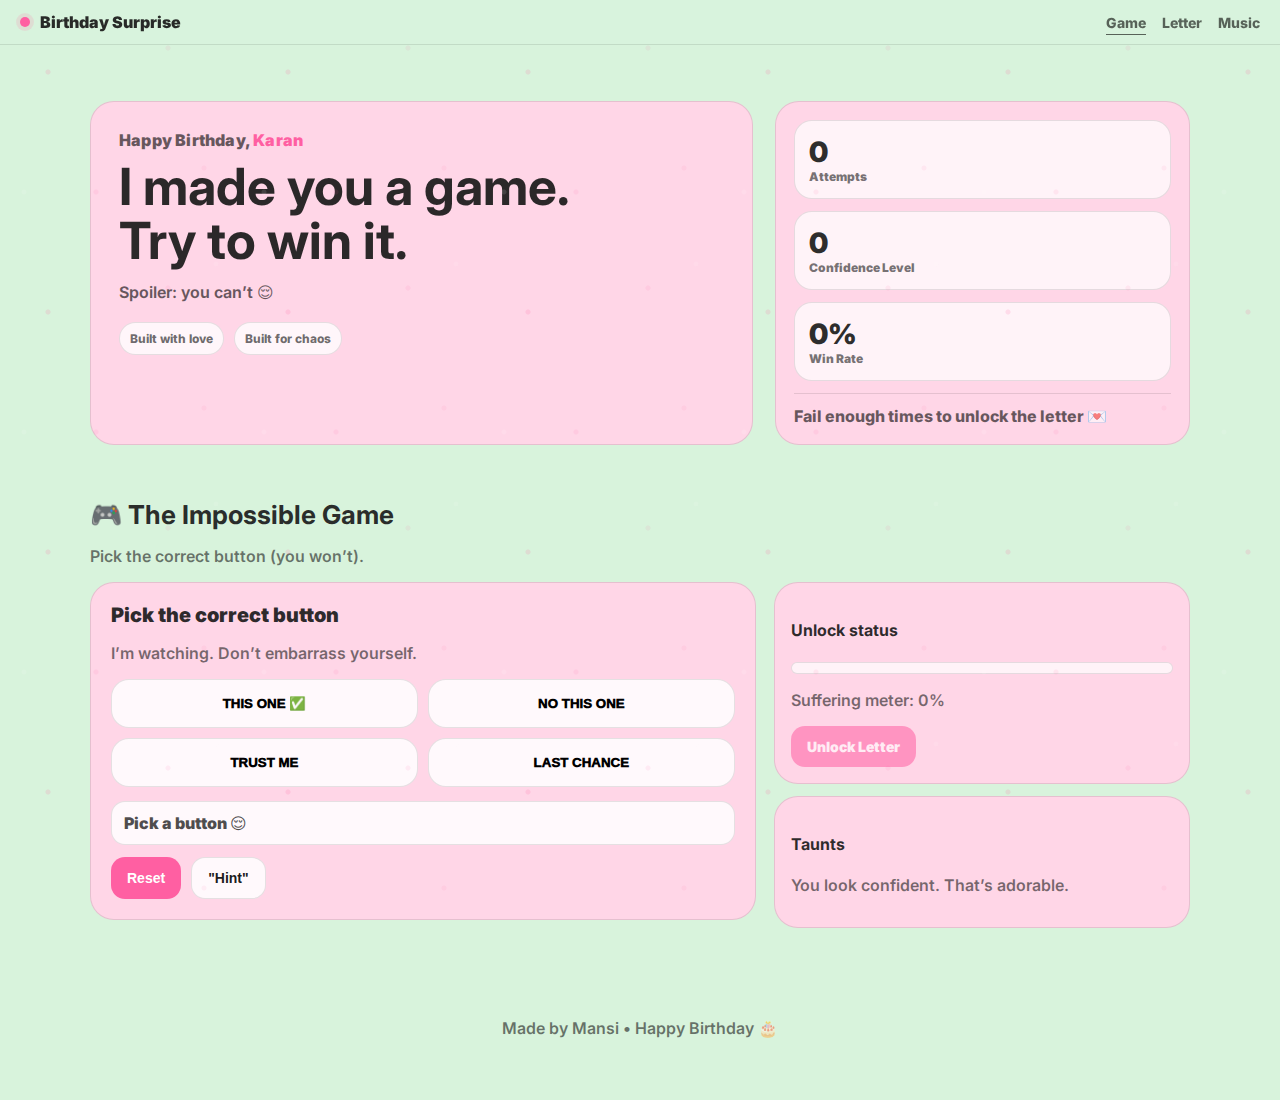
<file: index.html>
<!doctype html>
<html lang="en">
  <head>
    <meta charset="UTF-8" />
    <meta name="viewport" content="width=device-width, initial-scale=1.0" />
    <title>Birthday Game</title>

    <link rel="preconnect" href="https://fonts.googleapis.com" />
    <link rel="preconnect" href="https://fonts.gstatic.com" crossorigin />
    <link href="https://fonts.googleapis.com/css2?family=Inter:wght@400;500;600;700&display=swap" rel="stylesheet" />

    <!-- ✅ cache-busting -->
    <link rel="stylesheet" href="./style.css?v=999" />
  </head>

  <body>
    <header class="topbar">
      <div class="brand">
        <span class="dot"></span>
        <span class="brand-text">Birthday Surprise</span>
      </div>
      <nav class="nav">
        <a class="active" href="./index.html">Game</a>
        <a href="./letter.html">Letter</a>
        <a href="./music.html">Music</a>
      </nav>
    </header>

    <main>
      <section class="hero">
        <div class="hero-content">
          <p class="kicker">Happy Birthday, <span class="accent" id="hisName">Karan</span></p>
          <h1>
            I made you a game.
            <br />
            Try to win it.
          </h1>
          <p class="sub">Spoiler: you can’t 😌</p>

          <div class="mini-note">
            <span class="pill">Built with love</span>
            <span class="pill">Built for chaos</span>
          </div>
        </div>

        <div class="hero-card">
          <div class="stat">
            <div class="stat-num" id="attempts">0</div>
            <div class="stat-label">Attempts</div>
          </div>
          <div class="stat">
            <div class="stat-num" id="streak">0</div>
            <div class="stat-label">Confidence Level</div>
          </div>
          <div class="stat">
            <div class="stat-num" id="winrate">0%</div>
            <div class="stat-label">Win Rate</div>
          </div>
          <div class="divider"></div>
          <p class="small">Fail enough times to unlock the letter 💌</p>
        </div>
      </section>

      <section class="section">
        <div class="section-head">
          <h2>🎮 The Impossible Game</h2>
          <p class="muted">Pick the correct button (you won’t).</p>
        </div>

        <div class="game-wrap">
          <div class="game-panel">
            <div class="prompt">
              <h3>Pick the correct button</h3>
              <p class="muted">I’m watching. Don’t embarrass yourself.</p>
            </div>

            <div class="btn-grid" id="buttonGrid">
              <button class="game-btn">THIS ONE ✅</button>
              <button class="game-btn">NO THIS ONE</button>
              <button class="game-btn">TRUST ME</button>
              <button class="game-btn">LAST CHANCE</button>
            </div>

            <div class="game-footer">
              <div class="toast" id="toast" aria-live="polite"></div>

              <div class="row">
                <button class="btn primary" id="resetBtn" type="button">Reset</button>
                <button class="btn ghost" id="cheatBtn" type="button">"Hint"</button>
              </div>
            </div>
          </div>

          <aside class="side-panel">
            <div class="card">
              <h4>Unlock status</h4>
              <div class="unlock">
                <div class="unlock-bar"><div id="unlockFill"></div></div>
                <p class="muted" id="unlockMsg">Suffering meter: 0%</p>

                <a class="btn primary disabled" id="letterBtn" href="./letter.html" aria-disabled="true">
                  Unlock Letter
                </a>
              </div>
            </div>

            <div class="card">
              <h4>Taunts</h4>
              <p class="muted" id="tauntText">You look confident. That’s adorable.</p>
            </div>
          </aside>
        </div>
      </section>

      <footer class="footer">
        <p class="muted">Made by Mansi • Happy Birthday 🎂</p>
      </footer>
    </main>

    <!-- ✅ cache-busting -->
    <script src="./script.js?v=999"></script>
  </body>
</html>
</file>
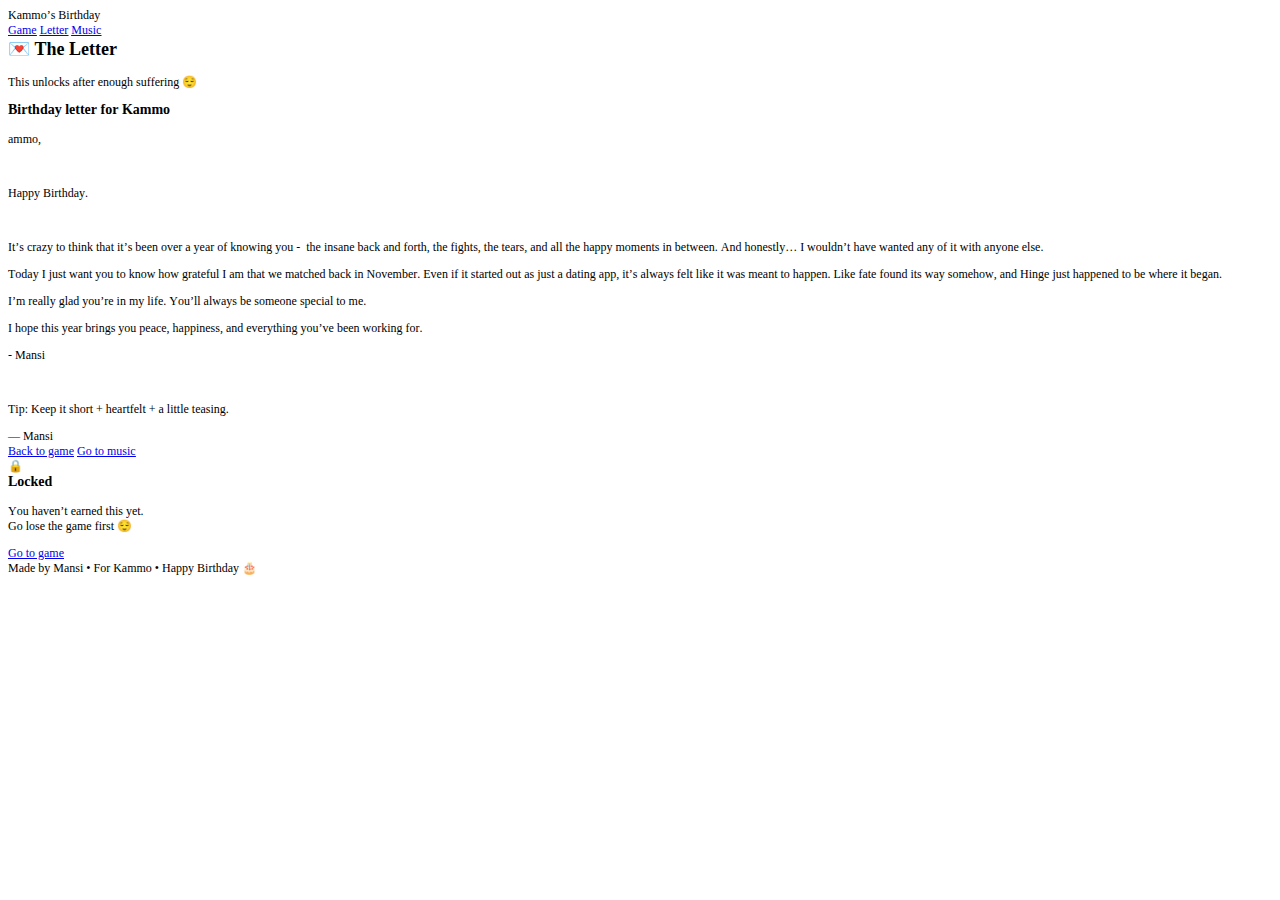
<file: letter.html>
<!DOCTYPE html PUBLIC "-//W3C//DTD HTML 4.01//EN" "http://www.w3.org/TR/html4/strict.dtd">
<html>
<head>
  <meta http-equiv="Content-Type" content="text/html; charset=utf-8">
  <meta http-equiv="Content-Style-Type" content="text/css">
  <title></title>
  <meta name="Generator" content="Cocoa HTML Writer">
  <meta name="CocoaVersion" content="2685.3">
  <style type="text/css">
    p.p1 {margin: 0.0px 0.0px 0.0px 0.0px; font: 12.0px Times; -webkit-text-stroke: #000000}
    p.p2 {margin: 0.0px 0.0px 0.0px 0.0px; font: 12.0px Times; color: #0000e9; -webkit-text-stroke: #0000e9}
    p.p4 {margin: 0.0px 0.0px 12.0px 0.0px; font: 12.0px Times; -webkit-text-stroke: #000000}
    p.p6 {margin: 0.0px 0.0px 12.0px 0.0px; font: 12.0px Times; -webkit-text-stroke: #000000; min-height: 14.0px}
    p.p7 {margin: 0.0px 0.0px 0.0px 0.0px; font: 12.0px 'Apple Color Emoji'; -webkit-text-stroke: #000000}
    span.s1 {font-kerning: none}
    span.s2 {text-decoration: underline ; font-kerning: none}
    span.s3 {font-kerning: none; color: #000000; -webkit-text-stroke: 0px #000000}
    span.s4 {text-decoration: underline ; font-kerning: none; -webkit-text-stroke: 0px #0000e9}
    span.s5 {font: 18.0px 'Apple Color Emoji'; font-kerning: none}
    span.s6 {font: 12.0px 'Apple Color Emoji'; font-kerning: none}
  </style>
</head>
<body>
<p class="p1"><span class="s1">Kammo’s Birthday</span></p>
<p class="p2"><span class="s2"><a href="file:///Users/mansi/Desktop/Kammo%20birthday/index.html">Game</a></span><span class="s3"> <a href="file:///Users/mansi/Desktop/Kammo%20birthday/letter.html"><span class="s4">Letter</span></a> <a href="file:///Users/mansi/Desktop/Kammo%20birthday/music.html"><span class="s4">Music</span></a></span></p>
<h2 style="margin: 0.0px 0.0px 14.9px 0.0px; font: 18.0px Times; -webkit-text-stroke: #000000"><span class="s5">💌</span><span class="s1"><b> The Letter</b></span></h2>
<p class="p4"><span class="s1">This unlocks after enough suffering </span><span class="s6">😌</span></p>
<h3 style="margin: 0.0px 0.0px 14.0px 0.0px; font: 14.0px Times; -webkit-text-stroke: #000000"><span class="s1"><b>Birthday letter for Kammo</b></span></h3>
<p class="p4"><span class="s1">ammo,</span></p>
<p class="p6"><span class="s1"></span><br></p>
<p class="p4"><span class="s1">Happy Birthday.</span></p>
<p class="p6"><span class="s1"></span><br></p>
<p class="p4"><span class="s1">It’s crazy to think that it’s been over a year of knowing you -<span class="Apple-converted-space">  </span>the insane back and forth, the fights, the tears, and all the happy moments in between. And honestly… I wouldn’t have wanted any of it with anyone else.</span></p>
<p class="p4"><span class="s1">Today I just want you to know how grateful I am that we matched back in November. Even if it started out as just a dating app, it’s always felt like it was meant to happen. Like fate found its way somehow, and Hinge just happened to be where it began.</span></p>
<p class="p4"><span class="s1">I’m really glad you’re in my life. You’ll always be someone special to me.</span></p>
<p class="p4"><span class="s1">I hope this year brings you peace, happiness, and everything you’ve been working for.</span></p>
<p class="p4"><span class="s1">- Mansi</span></p>
<p class="p6"><span class="s1"></span><br></p>
<p class="p4"><span class="s1">Tip: Keep it short + heartfelt + a little teasing.</span></p>
<p class="p1"><span class="s1">— Mansi</span></p>
<p class="p2"><span class="s2"><a href="file:///Users/mansi/Desktop/Kammo%20birthday/index.html">Back to game</a></span><span class="s3"> <a href="file:///Users/mansi/Desktop/Kammo%20birthday/music.html"><span class="s4">Go to music</span></a></span></p>
<p class="p7"><span class="s1">🔒</span></p>
<h3 style="margin: 0.0px 0.0px 14.0px 0.0px; font: 14.0px Times; -webkit-text-stroke: #000000"><span class="s1"><b>Locked</b></span></h3>
<p class="p4"><span class="s1">You haven’t earned this yet. <br>
Go lose the game first </span><span class="s6">😌</span></p>
<p class="p2"><span class="s2"><a href="file:///Users/mansi/Desktop/Kammo%20birthday/index.html">Go to game</a></span></p>
<p class="p4"><span class="s1">Made by Mansi • For Kammo • Happy Birthday </span><span class="s6">🎂</span></p>
</body>
</html>
</file>
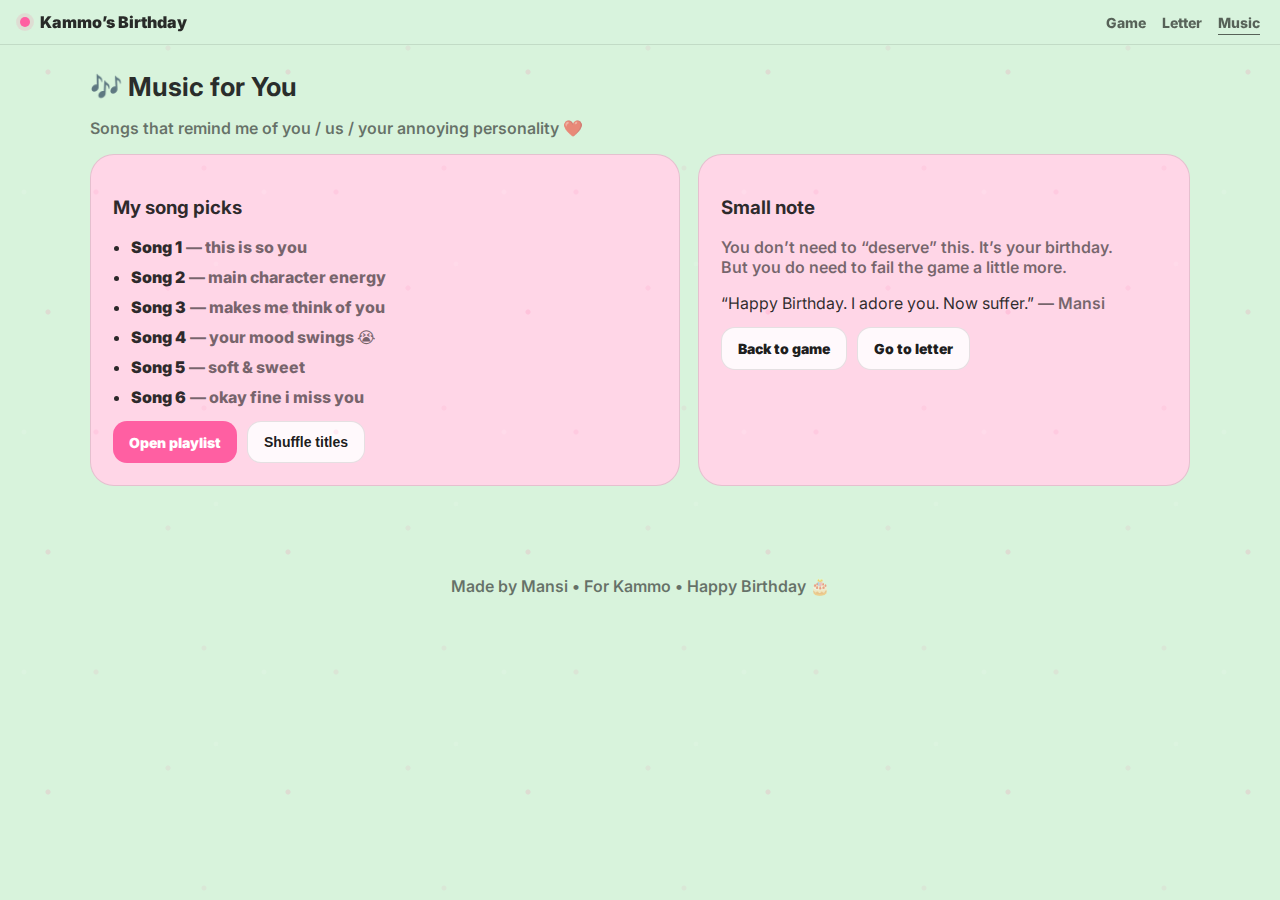
<file: music.html>
<!doctype html>
<html lang="en">
  <head>
    <meta charset="UTF-8" />
    <meta name="viewport" content="width=device-width, initial-scale=1.0" />
    <title>Kammo’s Birthday — Music</title>

    <link rel="preconnect" href="https://fonts.googleapis.com" />
    <link rel="preconnect" href="https://fonts.gstatic.com" crossorigin />
    <link href="https://fonts.googleapis.com/css2?family=Inter:wght@400;500;600;700&display=swap" rel="stylesheet" />

    <link rel="stylesheet" href="./style.css" />
  </head>

  <body>
    <header class="topbar">
      <div class="brand">
        <span class="dot"></span>
        <span class="brand-text">Kammo’s Birthday</span>
      </div>
      <nav class="nav">
        <a href="./index.html">Game</a>
        <a href="./letter.html">Letter</a>
        <a class="active" href="./music.html">Music</a>
      </nav>
    </header>

    <main>
      <section class="section">
        <div class="section-head">
          <h2>🎶 Music for You</h2>
          <p class="muted">Songs that remind me of you / us / your annoying personality ❤️</p>
        </div>

        <div class="music-grid">
          <div class="music-card">
            <h3>My song picks</h3>

            <ul class="songs" id="songsList">
              <li><span class="song">Song 1</span> <span class="note">— this is so you</span></li>
              <li><span class="song">Song 2</span> <span class="note">— main character energy</span></li>
              <li><span class="song">Song 3</span> <span class="note">— makes me think of you</span></li>
              <li><span class="song">Song 4</span> <span class="note">— your mood swings 😭</span></li>
              <li><span class="song">Song 5</span> <span class="note">— soft & sweet</span></li>
              <li><span class="song">Song 6</span> <span class="note">— okay fine i miss you</span></li>
            </ul>

            <div class="row" style="margin-top: 14px">
              <a class="btn primary" href="https://open.spotify.com/playlist/5bAq1K4cvcDhXSBwAOg5rn?si=ZRaKmm9hTAinEdknXkULfg&pi=gzT6FBJSSrWzX" target="_blank" rel="noreferrer">Open playlist</a>
              <button class="btn ghost" id="shuffleBtn" type="button">Shuffle titles</button>
            </div>
          </div>

          <div class="music-card">
            <h3>Small note</h3>
            <p class="muted">
              You don’t need to “deserve” this. It’s your birthday.
              <br />
              But you do need to fail the game a little more.
            </p>
            <div class="quote">
              “Happy Birthday. I adore you. Now suffer.”
              <span class="muted">— Mansi</span>
            </div>

            <div class="row" style="margin-top: 14px">
              <a class="btn ghost" href="./index.html">Back to game</a>
              <a class="btn ghost" href="./letter.html">Go to letter</a>
            </div>
          </div>
        </div>
      </section>

      <footer class="footer">
        <p class="muted">Made by Mansi • For Kammo • Happy Birthday 🎂</p>
      </footer>
    </main>

    <script src="./script.js"></script>
  </body>
</html>
</file>
<file: style.css>
:root{
  --bg: #d8f3dc;
  --card: #ffd6e7;
  --text: rgba(25,25,25,0.92);
  --muted: rgba(25,25,25,0.60);
  --border: rgba(0,0,0,0.10);
  --accent: #ff5fa2;
}

*{ box-sizing:border-box; }
html,body{ height:100%; }
html{ scroll-behavior:smooth; }

body{
  margin:0;
  font-family: Inter, system-ui, -apple-system, Segoe UI, Roboto, Arial, sans-serif;
  background: var(--bg);
  color: var(--text);
}

a{ color:inherit; text-decoration:none; }
main{ width:min(1100px, 92vw); margin:0 auto; }

.accent{ color: var(--accent); }
.muted{ color: var(--muted); font-weight:600; }

/* sparkles */
body::before{
  content:"";
  position: fixed;
  inset: 0;
  pointer-events: none;
  opacity: 0.35;
  background-image:
    radial-gradient(circle at 20% 30%, rgba(255,95,162,0.45) 0 2px, transparent 3px),
    radial-gradient(circle at 70% 20%, rgba(255,95,162,0.25) 0 2px, transparent 3px),
    radial-gradient(circle at 40% 80%, rgba(255,95,162,0.28) 0 2px, transparent 3px),
    radial-gradient(circle at 85% 70%, rgba(255,95,162,0.22) 0 2px, transparent 3px),
    radial-gradient(circle at 10% 80%, rgba(255,255,255,0.35) 0 2px, transparent 3px),
    radial-gradient(circle at 90% 10%, rgba(255,255,255,0.30) 0 2px, transparent 3px);
  background-size: 240px 240px;
  animation: floaty 8s linear infinite;
}
@keyframes floaty{
  0%{ transform: translateY(0px); }
  50%{ transform: translateY(-14px); }
  100%{ transform: translateY(0px); }
}

.topbar{
  position: sticky;
  top: 0;
  z-index: 50;
  display:flex;
  align-items:center;
  justify-content:space-between;
  padding: 12px 20px;
  border-bottom:1px solid var(--border);
  background: rgba(216,243,220,0.92);
  backdrop-filter: blur(12px);
}

.brand{
  display:flex;
  align-items:center;
  gap:10px;
  font-weight:900;
}

.dot{
  width:10px;
  height:10px;
  border-radius:50%;
  background: var(--accent);
  box-shadow: 0 0 0 4px rgba(255,95,162,0.15);
  animation: pulseDot 1.6s ease-in-out infinite;
}
@keyframes pulseDot{
  0%,100%{ transform: scale(1); }
  50%{ transform: scale(1.25); }
}

.nav{ display:flex; gap:16px; }
.nav a{
  color: rgba(0,0,0,0.60);
  font-weight:800;
  font-size:14px;
}
.nav a:hover{ color: rgba(0,0,0,0.92); }
.nav a.active{ text-decoration: underline; text-underline-offset: 6px; }

.section{ padding: 26px 0 54px; animation: fadeUp 0.65s ease both; }
.hero{ animation: fadeUp 0.65s ease both; }

@keyframes fadeUp{
  from{ opacity:0; transform: translateY(10px); }
  to{ opacity:1; transform: translateY(0px); }
}

.section-head{ margin-bottom: 14px; }
.section-head h2{ margin:0 0 6px; font-size:26px; }

.hero{
  padding: 56px 0 28px;
  display:grid;
  grid-template-columns: 1.6fr 1fr;
  gap: 22px;
  align-items:stretch;
}

.hero-content,
.hero-card,
.stat,
.game-panel,
.card,
.letter-card,
.music-card{
  background: var(--card);
  border: 1px solid var(--border);
  border-radius: 24px;
  transition: transform 0.18s ease, box-shadow 0.18s ease;
}

.hero-content:hover,
.hero-card:hover,
.card:hover,
.music-card:hover,
.letter-card:hover{
  transform: translateY(-3px);
  box-shadow: 0 22px 55px rgba(0,0,0,0.10);
}

.hero-content{ padding: 28px; }
.hero-card{ padding: 18px; display:grid; gap:12px; }

.kicker{
  margin:0 0 10px;
  font-weight:900;
  letter-spacing:0.2px;
  color: rgba(0,0,0,0.60);
}

h1{
  margin:0 0 12px;
  font-size: clamp(34px, 4vw, 54px);
  line-height:1.05;
}

.sub{
  margin:0 0 18px;
  color: rgba(0,0,0,0.60);
  font-weight:650;
  line-height:1.5;
}

.mini-note{ margin-top:16px; display:flex; gap:10px; flex-wrap:wrap; }
.pill{
  font-size:12px;
  color: rgba(0,0,0,0.58);
  background: rgba(255,255,255,0.78);
  border:1px solid var(--border);
  padding: 8px 10px;
  border-radius: 999px;
  font-weight:800;
}

.stat{
  padding: 14px;
  border-radius: 18px;
  background: rgba(255,255,255,0.70);
}
.stat-num{ font-size:28px; font-weight:1000; }
.stat-label{ font-size:12px; font-weight:900; color: rgba(0,0,0,0.55); }

.divider{ height:1px; background: var(--border); }
.small{ margin:0; color: rgba(0,0,0,0.60); font-weight:800; }

.btn{
  display:inline-flex;
  align-items:center;
  justify-content:center;
  padding: 12px 16px;
  border-radius: 14px;
  border: 1px solid var(--border);
  font-weight:900;
  font-size:14px;
  cursor:pointer;
  background: rgba(255,255,255,0.75);
  color: rgba(0,0,0,0.90);
  transition: transform 0.12s ease, box-shadow 0.18s ease;
}
.btn:hover{
  transform: translateY(-2px);
  box-shadow: 0 18px 40px rgba(0,0,0,0.10);
}
.btn.primary{ background: var(--accent); color: white; border:none; }
.btn.ghost{ background: rgba(255,255,255,0.85); }
.btn.disabled{ opacity:0.55; pointer-events:none; }

.game-wrap{
  display:grid;
  grid-template-columns: 1.6fr 1fr;
  gap: 18px;
  align-items:start;
}

.game-panel{ padding: 20px; }
.prompt h3{ margin:0; font-size:20px; font-weight:1000; }

.btn-grid{
  margin-top: 16px;
  display:grid;
  grid-template-columns: repeat(2, minmax(0, 1fr));
  gap: 10px;
}

.game-btn{
  padding: 16px 14px;
  font-weight:1000;
  border-radius: 18px;
  border:1px solid var(--border);
  cursor:pointer;
  background: rgba(255,255,255,0.85);
}
.game-btn:hover{
  transform: translateY(-2px) scale(1.01);
  box-shadow: 0 18px 40px rgba(0,0,0,0.10);
}

.game-footer{ margin-top: 14px; display:grid; gap: 12px; }

.toast{
  min-height: 44px;
  display:flex;
  align-items:center;
  padding: 10px 12px;
  border-radius: 14px;
  border:1px solid var(--border);
  background: rgba(255,255,255,0.85);
  color: rgba(0,0,0,0.70);
  font-weight:900;
}
.toast.bad{
  background: rgba(255, 77, 109, 0.18);
  border-color: rgba(255, 77, 109, 0.40);
  color: rgba(0,0,0,0.85);
}
.toast.good{
  background: rgba(47, 158, 68, 0.16);
  border-color: rgba(47, 158, 68, 0.35);
  color: rgba(0,0,0,0.85);
}

.row{ display:flex; gap:10px; flex-wrap:wrap; }
.side-panel{ display:grid; gap: 12px; }
.card{ padding: 16px; }

.unlock-bar{
  width:100%;
  height: 12px;
  border-radius: 999px;
  background: rgba(255,255,255,0.70);
  border:1px solid var(--border);
  overflow:hidden;
}
#unlockFill{
  height:100%;
  width:0%;
  background: linear-gradient(90deg, var(--accent), #ff9ccc);
  border-radius: 999px;
  transition: width .2s ease;
}

.letter{
  position: relative;
  border-radius: 24px;
  overflow:hidden;
}
.letter-card{ padding: 22px; }

.placeholder{
  margin-top: 12px;
  border:1px dashed rgba(0,0,0,0.18);
  background: rgba(255,255,255,0.55);
  padding: 16px;
  border-radius: 18px;
}
.placeholder p{
  margin: 0 0 12px;
  line-height: 1.6;
}
.sig{ margin-top: 16px; font-weight:1000; }

.locked{
  position:absolute;
  inset:0;
  display:flex;
  align-items:center;
  justify-content:center;
  background: rgba(216,243,220,0.92);
  backdrop-filter: blur(8px);
  border:1px solid var(--border);
}
.locked.hidden{ display:none; }
.locked-inner{
  width:min(420px, 86%);
  text-align:center;
  border:1px solid var(--border);
  background: rgba(255,255,255,0.75);
  padding: 20px;
  border-radius: 24px;
}
.lock{ font-size: 34px; margin-bottom: 6px; }

.music-card{ padding: 22px; }
.music-grid{
  display:grid;
  grid-template-columns: 1.2fr 1fr;
  gap: 18px;
}

.songs{ margin: 12px 0 0; padding-left: 18px; padding-right: 10px; }
.songs li{ margin-bottom: 10px; }
.song{ font-weight:1000; }
.note{ color: rgba(0,0,0,0.55); font-weight:800; }

.footer{ padding: 20px 0 46px; text-align:center; }

@media (max-width: 880px){
  .hero{ grid-template-columns: 1fr; }
  .game-wrap{ grid-template-columns: 1fr; }
  .music-grid{ grid-template-columns: 1fr; }
}
</file>
